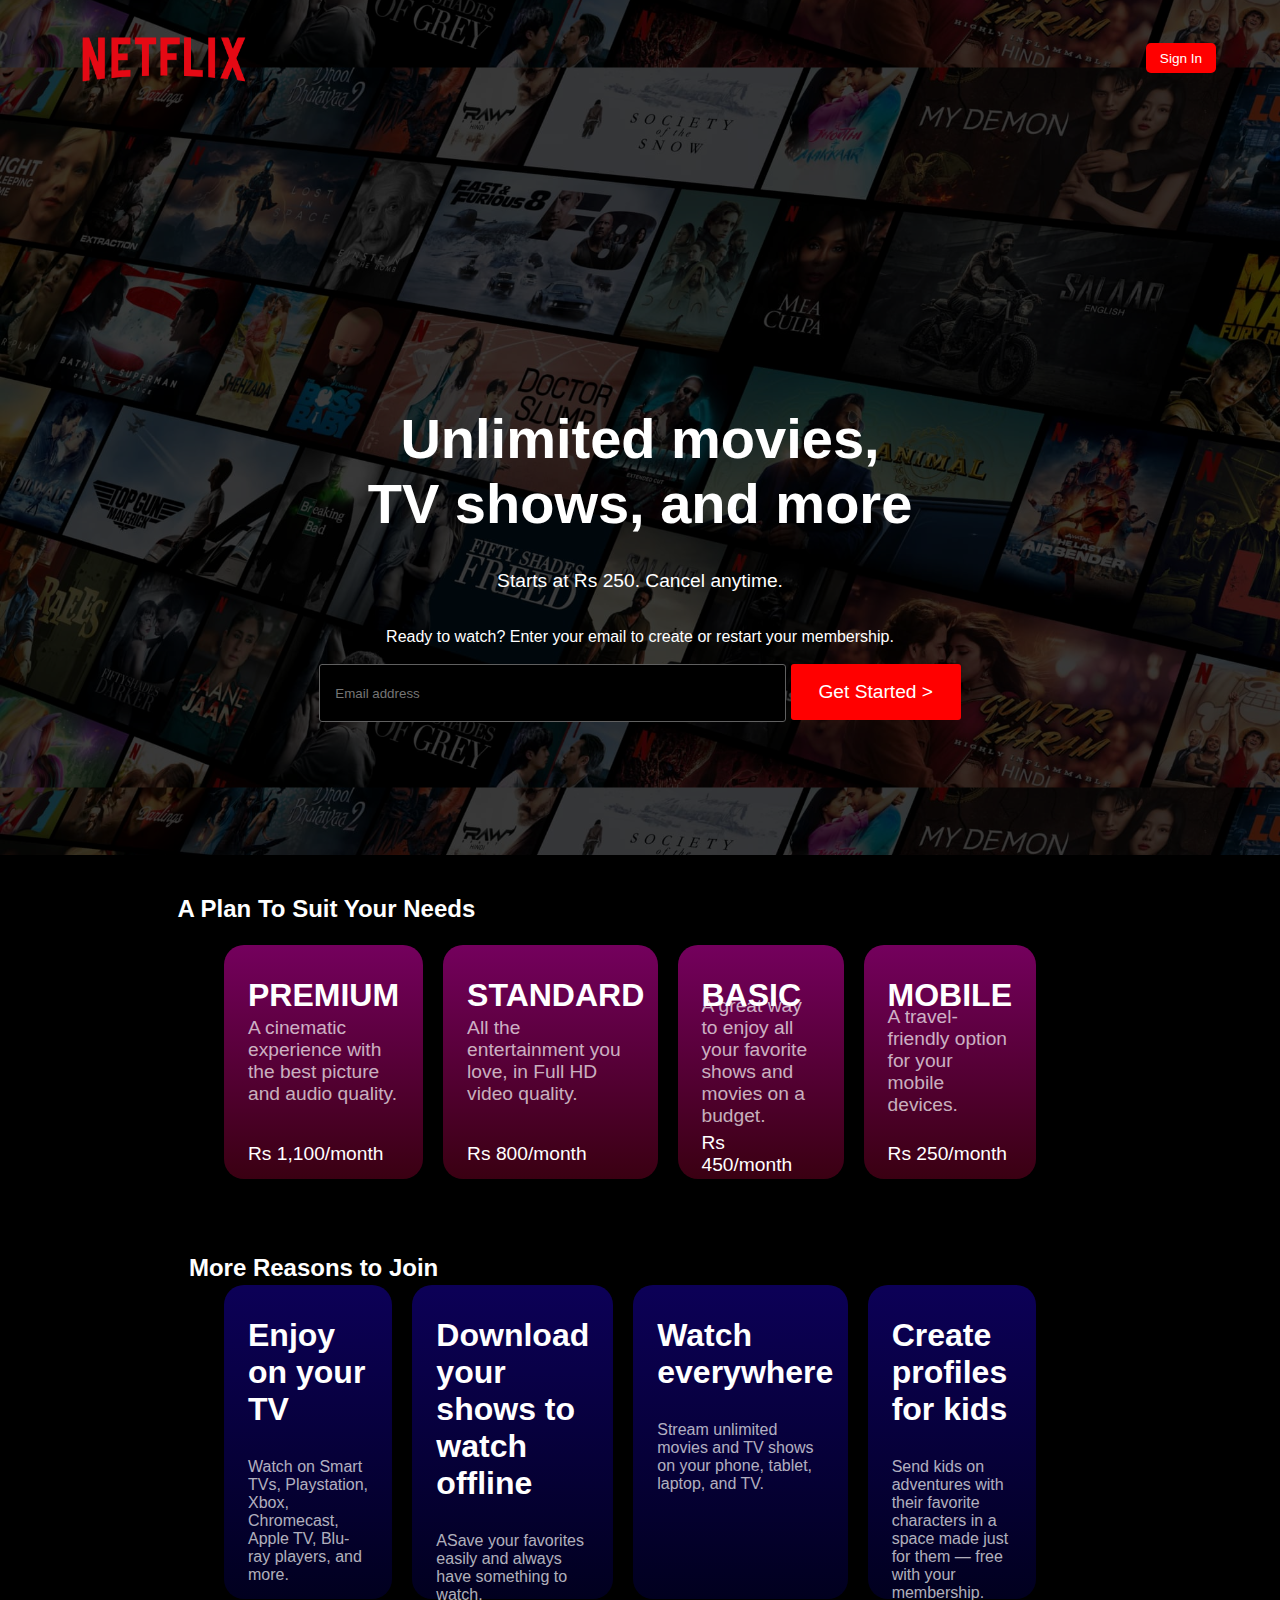
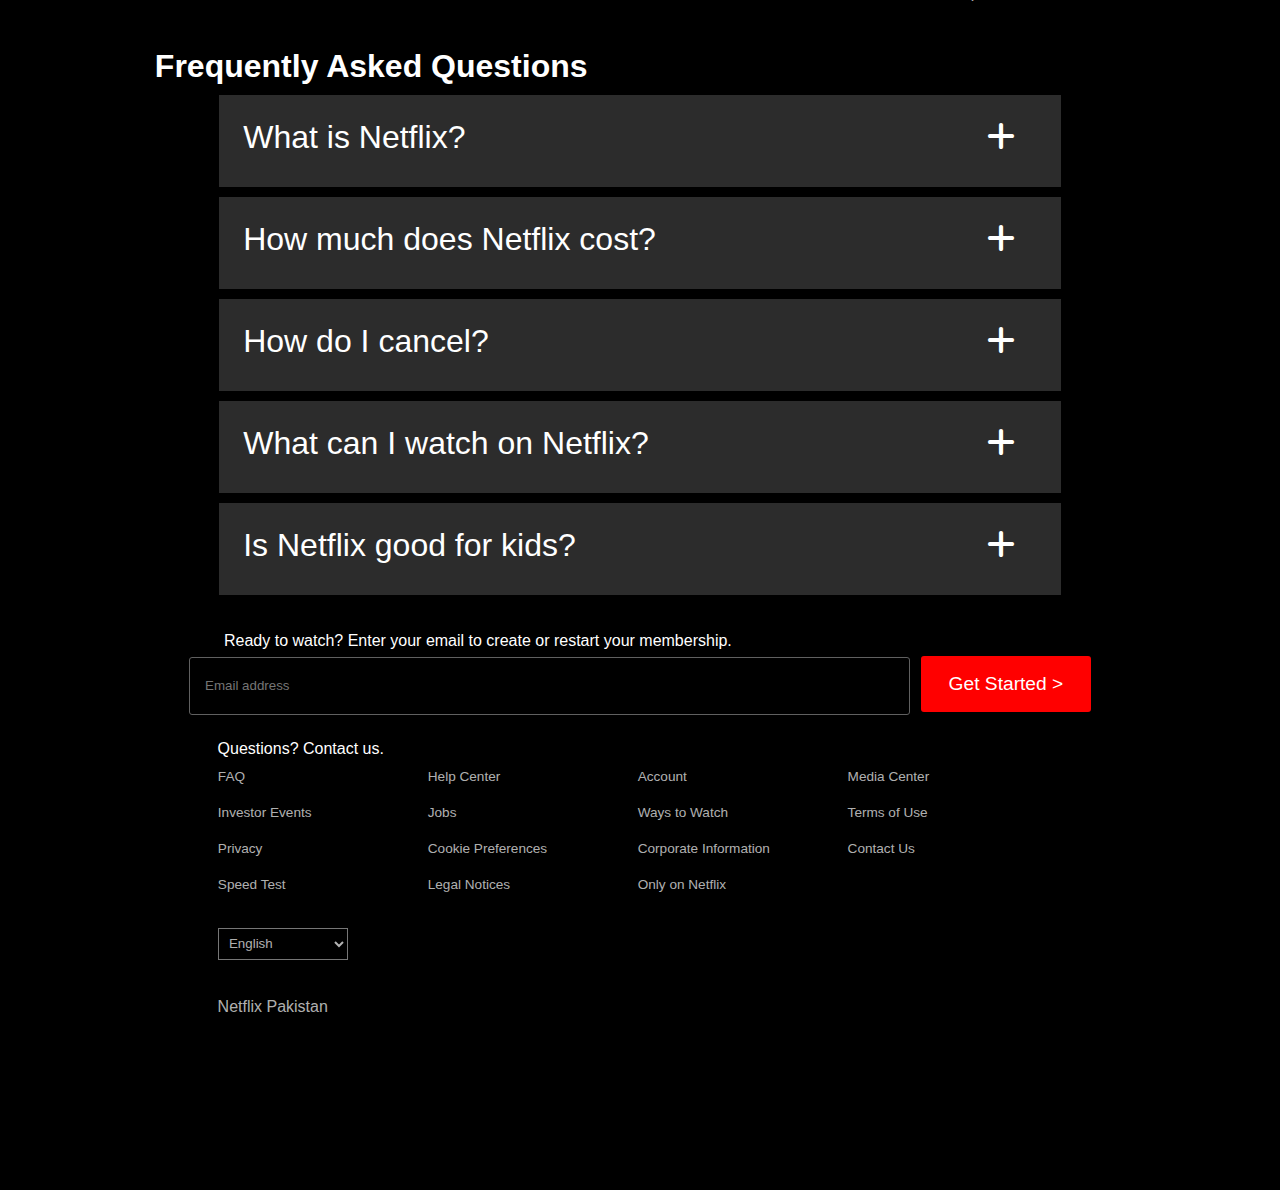
<file: index.html>
<!DOCTYPE html>
<html lang="en">
<head>
    <meta charset="UTF-8">
    <meta name="viewport" content="width=device-width, initial-scale=1">
    <title>Netflix</title>
    <link rel="stylesheet" href="style.css">
    <link rel="stylesheet" href="https://cdnjs.cloudflare.com/ajax/libs/font-awesome/6.5.1/css/all.min.css">
</head>
<body>
    <header>
        
            <div class="navbar"> 
                <div class="nav-logo"><img src="image/logo.png" width="200"></div>
                <a href="farm.html">
                    <button class="sign-in"> Sign In</button>
                </a>
            </div>
            <div class="header-box"></div>
       
            <div class="hero">
              <span class="h">Unlimited movies,<br> TV shows, and more</span>  
              <br>
              <br>
              <br>
              <span class="Rs">Starts at Rs 250. Cancel anytime.</span> 
              <br>
              <br>
              <span class="p"> Ready to watch? Enter your email to create or restart your membership.</span>
              <br>
              <div class="email">
                <input type="text" placeholder="Email address">
                <button class="Get"> Get Started ></button>
            </div>  
            </div>
    </header>

    <main>

        <div class="plan">
            <h2>A Plan To Suit Your Needs</h2> 

                <div class="plan-box ">

                  <div class="pre box">
                      <h1>PREMIUM</h1>
                      <p>A cinematic experience with the best 
                        picture and audio quality.</p>
                      <p class="rs">Rs 1,100/month</p>    
                   </div>
                   
                   <div class="pre box">
                    <h1>STANDARD</h1>
                    <p>All the entertainment you love, in Full HD video quality.</p>
                    <p class="rs">Rs 800/month</p>    
                 </div>

                 <div class="pre box">
                    <h1>BASIC</h1>
                    <p> A great way to enjoy all your favorite 
                        shows and movies on a budget.</p>
                    <p class="rs">Rs 450/month</p>    
                 </div>
                 
                 <div class="pre box">
                    <h1>MOBILE</h1>
                    <p>A travel-friendly option for your mobile devices.
                       </p>
                    <p class="rs">Rs 250/month</p>    
                 </div>

                </div>
        </div>


        <div class="blue">
            <h2>More Reasons to Join</h2> 

                <div class="bule-box1 ">

                  <div class="pre box1">
                      <h1>Enjoy on your TV</h1>
                      <p>Watch on Smart TVs, Playstation, Xbox,
                         Chromecast, Apple TV, Blu-ray players, and more.</p>
                      <a class="icon" img src="image/tv.png"></a>
                   </div>
                   
                   <div class="pre box1">
                    <h1>Download your shows to watch offline</h1>
                    <p>ASave your favorites easily and always have something to watch.</p>
                    <a class="icon" img src="image/tv.png"></a> 
                 </div>

                 <div class="pre box1">
                    <h1>Watch everywhere</h1>
                    <p> Stream unlimited movies and TV shows on your phone, tablet, laptop, and TV.</p>
                    <a class="icon" img src="image/tv.png"></a>   
                 </div>
                 
                 <div class="pre box1">
                    <h1>Create profiles for kids</h1>
                    <p>Send kids on adventures with their favorite characters in a 
                        space made just for them — free with your membership.
                    </p>
                    <a class="icon" img src="image/tv.png"></a>   
                 </div>
                </div>
        </div>

        <div class="faq">
            <h2>Frequently Asked Questions</h2>
            <div class="far-box">
                <p>What is Netflix?</p>
                <div class="add"><i class="fa-solid fa-plus"></i></div>
            </div>

            <div class="far-box">
                <p>How much does Netflix cost?</p>
                <div class="add"><i class="fa-solid fa-plus"></i></div>
            </div>

            <div class="far-box">
                <p>How do I cancel?</p>
                <div class="add"><i class="fa-solid fa-plus"></i></div>
            </div>

            <div class="far-box">
                <p>What can I watch on Netflix?</p>
                <div class="add"><i class="fa-solid fa-plus"></i></div>
            </div>
            
            <div class="far-box">
                <p>Is Netflix good for kids?</p>
                <div class="add"><i class="fa-solid fa-plus"></i></div>
            </div>
        </div>
    </main>
    
        <div class="footer-email">
            <p>Ready to watch? Enter your email to create or restart your membership.</p>
            <div class="email">
                <input #one type="text" placeholder="Email address">
                <button href="#" class="Get" > Get Started ></button>
            </div> 
        </div>
        <footer>
            <span>Questions? Contact us.</span>
    <footer-faq>
       
        <div class="footer-item">
            <!-- <a href="Faq"> Questions? Contact us.</a> -->
            <a href="Faq"> FAQ</a>
            <a href="Faq">Investor Events</a>
            <a href="Faq">Privacy</a>
            <a href="Faq">Speed Test</a>
        </div>
        <div class="footer-item">
            
            <a href="Faq"> Help Center</a>
            <a href="Faq">Jobs</a>
            <a href="Faq">Cookie Preferences</a>
            <a href="Faq">Legal Notices</a>
        </div>
        <div class="footer-item">
            
            <a href="Faq"> Account</a>
            <a href="Faq">Ways to Watch</a>
            <a href="Faq">Corporate Information</a>
            <a href="Faq">Only on Netflix</a>
        </div>
        <div class="footer-item">
            
            <a href="Faq"> Media Center</a>
            <a href="Faq">Terms of Use</a>
            <a href="Faq">Contact Us</a>
        </div>
       
    </footer-faq>

     <select id="language">
        <option value="volvo">English</option>
        <option value="volvo">Urdu</option>
      </select>
      <p>
        Netflix Pakistan
      </p>
      </footer>
</body>
</html>
</file>
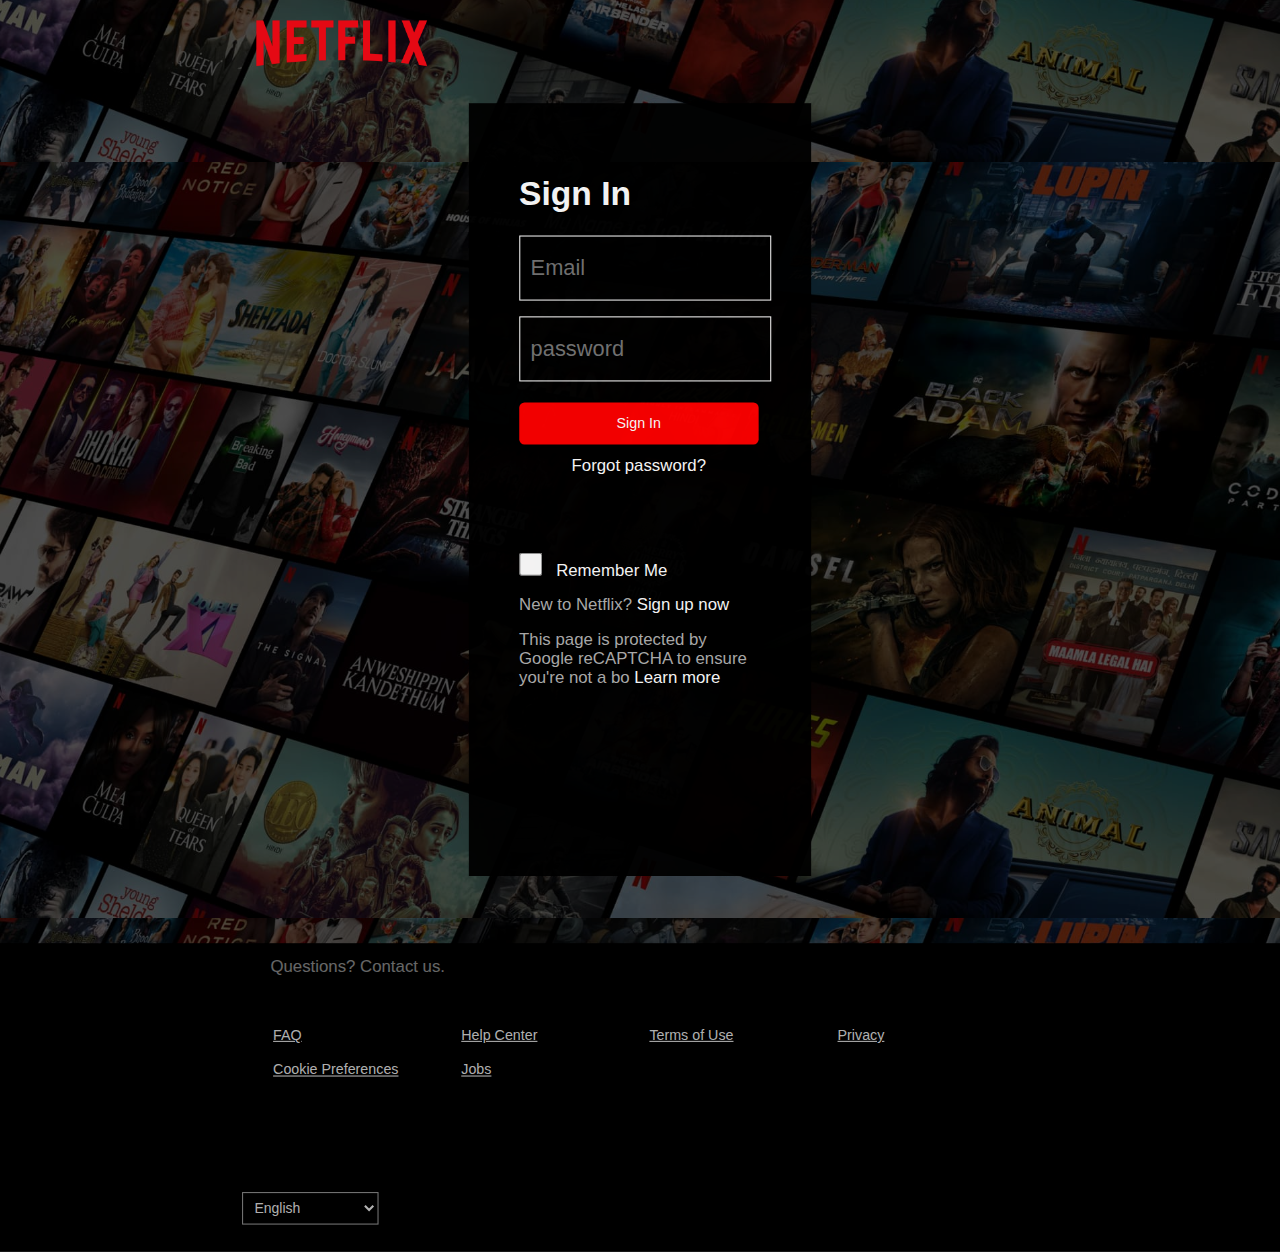
<file: farm.html>
<!DOCTYPE html>
<html lang="en">
<head>
    <meta charset="UTF-8">
    <meta name="viewport" content="width=device-width, initial-scale=1.0">
    <title>login</title>
    <link rel="stylesheet" href="style1.css">
</head>
<body>
    <header>
        <div class="navbar"> 
            <div class="nav-logo"><img src="image/logo.png" width="200"></div>
        </div>
        <div class="header-box"></div>

        <div class="form-box">
            <form action="index.html">
                <h2>Sign In</h2>
                <input type="email" placeholder="Email" required>
                <input type="password" placeholder="password" required>
               <a href=" index.html"> 
                 <button class="sign-in"> Sign In</button>
               </a>
                <a href="index.html">Forgot password?</a>
            </form>

            <div class="form-2">
                <input type="checkbox" id="" > &nbsp; Remember Me
                <div class="sign-up">
                    <p>New to Netflix?
                        <a href="index.html">Sign up now</a>
                    </p>
                </div>
                <p>This page is protected by Google reCAPTCHA to ensure you're not a bo
                    <a href="#">Learn more</a>
                </p>
            </div>
        </div>

        <footer>
            <span>Questions? Contact us.</span>
    <footer-faq>
       
        <div class="footer-item">
            <a href="Faq"> FAQ</a>
            <a href="Faq">Cookie Preferences</a>
        </div>
        <div class="footer-item">
            
            <a href="Faq"> Help Center</a>
            <a href="Faq">Jobs</a>

        </div>
        <div class="footer-item">
            <a href="Faq"> Terms of Use</a>
        </div>
        <div class="footer-item">
            <a href="Faq"> Privacy</a>
        </div>
       
    </footer-faq>

     <select id="language">
        <option value="volvo">English</option>
        <option value="volvo">Urdu</option>
      </select>
      </footer>

    </header>
</body>
</html>
</file>
<file: style.css>
*{
    font-family: Arial, Helvetica, sans-serif;
    margin: 0px;
    padding: 0px;
    color: white;
}

header{
    width: 100%;
    height: 95vh;
    background-image: url(image/bg.jpg) ;
    background-position: center center; 
    background-size:max(1200px, 100vw) ;
    background-repeat: on-repeat;
    /* position: relative; */
}
.header-box{
    height: 95vh;
    width: 100%;
    opacity: 0.7;
    background-color: black;
    position: absolute;
    top:0;
    
}
.navbar{
    max-width: 90%;
    display: flex;
    align-items: center;
    justify-content: space-between;
    margin: auto;
    background-color: transparent;
    /* background-color: aqua; */
}
.nav-logo{
   margin-left: 0px;
   position: relative;
   z-index:10 ; 
}
.sign-in{
    font-size: 0.85rem;
    background-color: red;
    height: 30px;
    width: 70px;
    border-radius: 5px;
    border: none;
    align-items: right;
    position: relative;
    z-index:10 ; 
}
.sign-in:hover{
    background-color: rgb(169, 0, 0);
}
.hero{
    height:100%;
    display: flex;
    align-items: center;
    justify-content: center;
    flex-direction: column;
    position: relative;
    z-index:10 ; 
    padding: 20px;
}
.hero .h{
   color: white;
   font-size: 3.5rem;
   font-weight: 800;
   text-align: center;
}
.hero .Rs{
    margin-top: -20px;
    color: white;
    font-size: 1.2rem;
    text-align: center;
}
.hero .p{
    color: white;
    text-align: center;
}
.header .email{
    text-align: center;
    
}
.hero input{
    background-color: black;
    border: 1px rgb(96, 96, 96) solid;
    height: 56px;
    width: 450px;
    padding-left: 15px;
    border-radius: 3px;
}
.hero .Get{
    background-color: rgb(255, 0, 0);
    border: none;
    height: 56px;
    width: 170px;
    font-size: 1.2rem;
    border-radius: 3px;
    text-align: center;
    
}
.email .Get:hover{
    background-color: rgb(169, 0, 0);
}

/* main */

body{
    background-color: black;
}

.plan{
    display: flex;
    flex-direction: column; 
    justify-content: center;
    align-items: center;
    margin-left: auto;
    margin-right: auto;
    margin-top: 40px;
}
.plan h2{
    display: flex;
    text-align: left;
    margin-right: 49%;
    margin-bottom: -1%;
}
.plan-box{
    height: 304px;
    width: 65%;
    align-items: center;
    display: flex;
    justify-content: center;
}

.box{
    height: 170px;
    width: 20%;
    background-image: linear-gradient(rgb(116, 0, 93), rgb(58, 0, 18));
    border-radius: 20px;
    padding: 32px 24px;
    margin-right: 20px;
    transition: transform .2s;
}

.box p{
    font-size: 1.2rem;
    color: #ffffffb3;
    height: 55%;
    display: flex;
    align-items: center;
}

.box .rs{
    color: white;
    margin-bottom: 30px;
}
 .box:hover{
    background-image: linear-gradient(rgb(175, 0, 140), rgb(58, 0, 18));
    transform: scale(1.05 )
}



.blue{
    display: flex;
    flex-direction: column; 
    justify-content: center;
    align-items: center;
    margin-left: auto;
    margin-right: auto;
    margin-top: 40px;
}
.blue h2{
    display: flex;
    text-align: left;
    margin-right: 51%;
    margin-bottom: -2%;
}
.bule-box1{
    height: 304px;
    width: 65%;
    align-items: center;
    display: flex;
    justify-content: center;
}

.box1{
    height: 250px;
    width: 20%;
    background-image: linear-gradient(rgb(12, 0, 87), rgb(1, 0, 31));
    border-radius: 20px;
    padding: 32px 24px;
    margin-right: 20px;
    margin-top: 8%;
    transition: transform .2s;
}

.box1 p{
    font-size: 1rem;
    color: #ffffffb3;
    margin-top: 30px;
    margin-bottom: 30px;
}

.icon {
    height: 50px;
    width: 50px;
   color: aqua;
}


.faq{
    display: flex;
    flex-direction: column; 
    justify-content: center;
    align-items: center;
    height: 620px;
    margin-top: 4%;
}
.faq h2{
    font-size: 2rem;
    margin-right: 42%;
}
.far-box{
    height: 44px;
    width: 62%;
    background-color: rgb(44, 44, 44);
    font-size: 2rem;
    padding: 24px;
    display: flex;
    justify-content: space-between;
    margin-top: 10px;
    /* margin-right: 12%; */
    transition: all 0.5s ease-out;
}
.far-box:hover{
    background-color: rgb(72, 72, 72);
}
.faq .add{
    height: 50px;
    width: 50px;
}

/* footer */

.footer-email{
    display: flex;
    justify-content: center;
    flex-direction: column;
}
.footer-email .email{
    text-align: center;   
}
.footer-email p{
    text-align: start; 
    margin-bottom: 0.5%;
     width: 65%;
     margin-left:17.5% ;
     /* background-color: blueviolet; */
}
.footer-email input{
    background-color: black;
    border: 1px rgb(96, 96, 96) solid;
    height: 56px;
    width: 55%;
    padding-left: 15px;
    border-radius: 3px;
    margin-right: 0.5%;
}
.footer-email  .Get{
    background-color: rgb(255, 0, 0);
    border: none;
    height: 56px;
    width: 170px;
    font-size: 1.2rem;
    border-radius: 3px;
    text-align: center;
    
}
.footer-email .Get:hover{
    background-color: rgb(169, 0, 0);
}

footer{
    height: 450px;
    display: flex;
    flex-direction: column;
    margin-top: 2%;
}
footer span{
    margin-left: 17%;
}
footer-faq{
    display: grid;
    grid-template-columns: 1fr 1fr 1fr 1fr;
    display: flex;
    justify-content: center;
    margin-left: 8%;
    margin-right: 10%;
}
.footer-item{
    display: flex;
    flex-direction: column;
    width: 20%;
}

.footer-item a{
    padding: 5%;
    color: #ffffffb3;
    font-size: 0.85rem;
    text-decoration: none;
}

#language{
    margin: 2%;
    background-color: black;
    color: #ffffffb3;
    padding: 0.5%;
    width: 130px;
    margin-left: 17%;
}

footer p{
    margin: 1%;
    margin-left: 17%;
    color: #ffffffb3;
}
</file>
<file: style1.css>
*{
    font-family: Arial, Helvetica, sans-serif;
    margin: 0px;
    padding: 0px;
    color: white;

}

header{
    width: 100%;
    height: 120vh;
    margin: 0px;
    background-image: url(image/form.jpg) ;
    background-position: center center; 
    background-size:max(1200px, 100vw) ;
    background-repeat: on-repeat;
    transform: scale(1.05 )
}

.header-box{
    height: 120vh;
    width: 100%;
    opacity: 0.6;
    background-color: black;
    position: absolute;
    top:0;
}
.navbar{
    max-width: 60%;
    display: flex;
    align-items: center;
    justify-content: space-between;
    margin: auto;
    background-color: transparent;
     /* background-color: aqua; */
}
.nav-logo{
   margin-top:1% ;
   margin-left: 0px;
   position: relative;
   z-index:10 ; 
}
.form-box{
    background-color: black;
    width: 18%;
    height: 600px;
    margin: auto;
    padding: 68px 48px;
    opacity: 0.95;
}
form{
    display: flex;
    flex-direction: column;
    margin: auto;
    height: 60%;
}

form h2{
    margin-bottom: 9%;
    font-size: 2rem;
    position: relative;
    z-index:10 ; 
}

form input{
    background-color: black;
    height: 60px;
    width: 99%;
    border: 1px white solid;
    padding-left: 10px;
    font-size: 1.3rem;
    margin-bottom: 15px;
}
.sign-in{
    font-size: 0.85rem;
    background-color: red;
    height: 40px;
    width: 100%;
    border-radius: 5px;
    border: none;
    align-items: center;
    margin-bottom: 15px;
    margin-top: 15px;
}
.sign-in:hover{
    background-color: rgb(169, 0, 0);
}
form a{
    height: 30px;
    width: 99%;
    align-items: center;
    text-decoration: none;
    display: flex;
    justify-content: center;
    margin-top: 10px;
}
.form a{
    text-decoration: none;
}
.form-2 input{
    height: 22px;
    width: 22px;
    
}

.form-2 a{
    text-decoration: none;
}
.form-2 a:hover{
    text-decoration: underline;
}
.form-2 p{
    margin-top: 15px;
    color: rgb(176, 176, 176);
}

footer{
    background-color: rgb(0, 0, 0);
    display: flex;
    flex-direction: column;
    justify-content: center;
    align-items: center;
    margin-top: 5%;
}
footer span{
    margin-top: 1%;
    width: 55%;
}
footer-faq{
    display: grid;
    grid-template-columns: 1fr 1fr 1fr 1fr;
    display: flex;
    justify-content: center;
    position: relative;
    z-index:10 ; 
    height: 100px;
    width: 70%;
    margin: 40px;
}
.footer-item{
    display: flex;
    flex-direction: column;
    width: 20%;
}

.footer-item a{
    padding: 5%;
    color: #ffffffb3;
    font-size: 0.85rem;
    width: 80%;
}

#language{
    margin: 2%;
    color: #ffffffb3;
    padding: 0.5%;
    width: 130px;
    margin-left: 17%;
    position: relative;
    z-index:10 ; 
    margin-right: 66%;
    background-color: black;
}

footer p{
    margin: 1%;
    margin-left: 17%;
    color: #ffffffb3;
}
</file>
